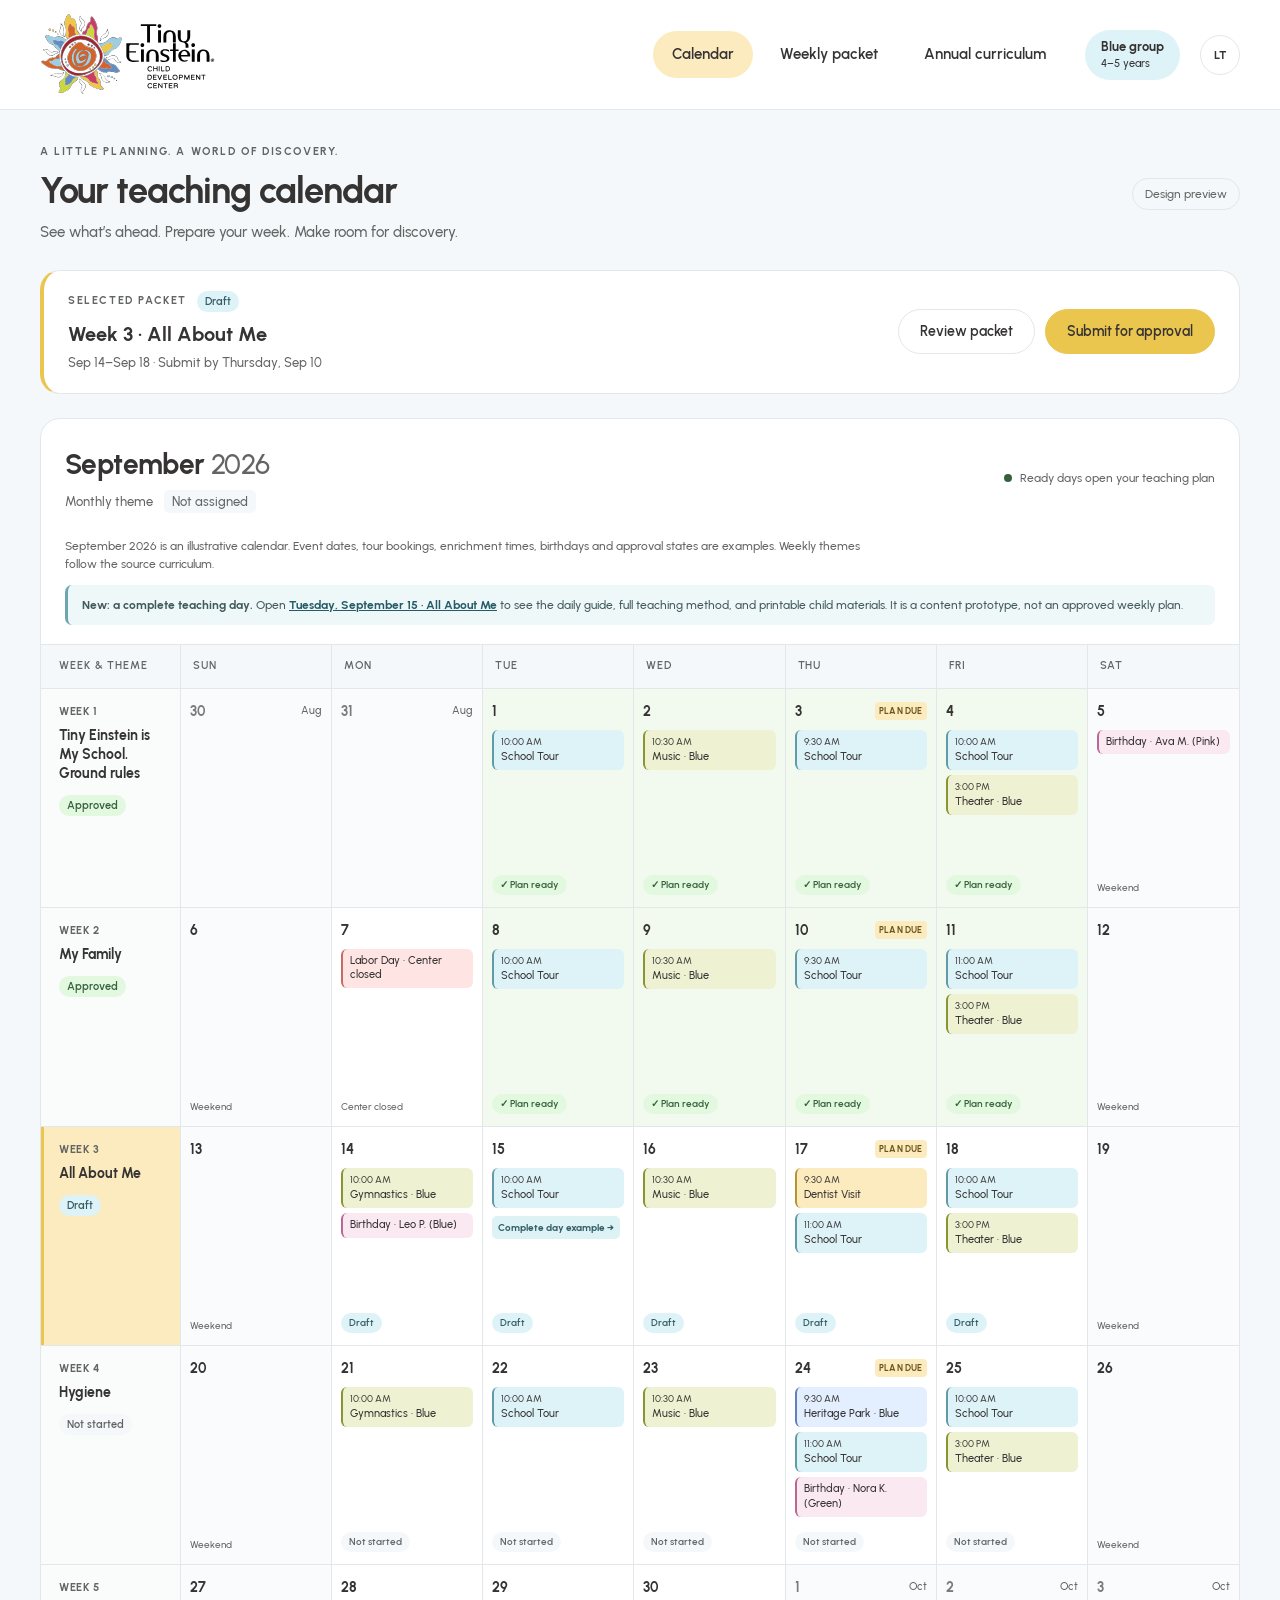
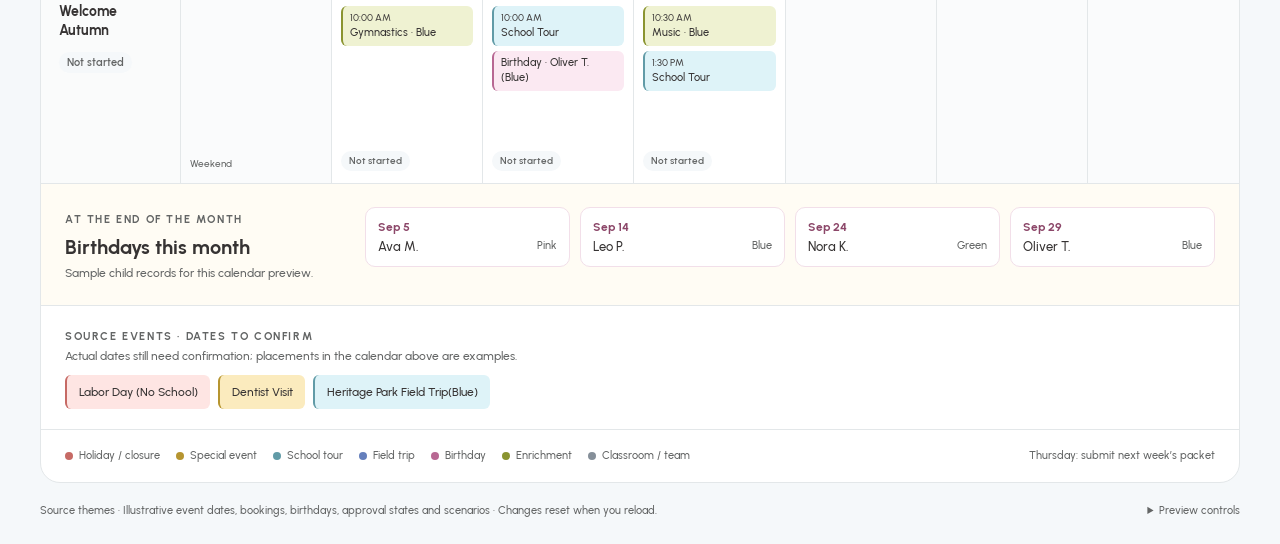
<file: index.html>
<!doctype html>
<html lang="en">
<head>
  <meta charset="utf-8">
  <meta name="viewport" content="width=device-width, initial-scale=1">
  <meta name="theme-color" content="#EBC64F">
  <title>Calendar · Tiny Einstein Teacher Workspace</title>
  <link rel="stylesheet" href="styles.css">
  <script src="curriculum-data.js" defer></script>
  <script src="demo-calendar-data.js" defer></script>
  <script src="app.js" defer></script>
</head>
<body>
  <a class="skip-link" href="#main">Skip to calendar</a>
  <header class="app-header">
    <a class="logo" href="index.html" aria-label="Tiny Einstein Teacher Workspace"><img src="assets/logo.svg" alt="Tiny Einstein Child Development Center" width="176" height="84"></a>
    <div class="workspace-label"><span>CURRICULUM</span><strong>Teacher workspace</strong></div>
    <nav aria-label="Workspace"><button class="nav-item active" id="calendar-nav" aria-current="page">Calendar</button><button class="nav-item" id="packet-nav">Weekly packet</button><button class="nav-item" id="curriculum-nav">Annual curriculum</button></nav>
    <div class="account"><span class="group-pill">Blue group <span>4–5 years</span></span><span class="avatar" aria-label="Lead teacher">LT</span></div>
  </header>
  <main id="main">
    <div class="page-heading"><div><p class="eyebrow">A LITTLE PLANNING. A WORLD OF DISCOVERY.</p><h1 id="page-title">Your teaching calendar</h1><p class="intro">See what’s ahead. Prepare your week. Make room for discovery.</p></div><span class="preview-label">Design preview</span></div>
    <section class="week-workflow" aria-label="Weekly packet approval">
      <div class="workflow-copy"><div class="inline"><span class="small-label">SELECTED PACKET</span><span id="week-status" class="status"></span></div><h2 id="week-title"></h2><p id="week-deadline"></p><p id="admin-note" class="admin-note" hidden></p></div>
      <div class="workflow-controls"><label id="comment-label" hidden>Revision notes<textarea id="comment" placeholder="Describe what the teacher should revise."></textarea></label><div class="actions" id="week-actions"></div><p class="feedback" id="feedback" aria-live="polite"></p></div>
    </section>
    <section id="calendar-view" class="calendar-card" aria-label="Monthly calendar">
      <div class="calendar-heading"><div><h2>September <span>2026</span></h2><p>Monthly theme <span class="unassigned">Not assigned</span></p></div><div class="calendar-hint"><span class="ready-dot"></span>Ready days open your teaching plan</div></div>
      <p class="mapping-note">September 2026 is an illustrative calendar. Event dates, tour bookings, enrichment times, birthdays and approval states are examples. Weekly themes follow the source curriculum.</p>
      <p class="exemplar-callout"><strong>New: a complete teaching day.</strong> Open <a href="exemplar-day.html">Tuesday, September 15 · All About Me</a> to see the daily guide, full teaching method, and printable child materials. It is a content prototype, not an approved weekly plan.</p>
      <div class="calendar-scroll" role="region" aria-label="September calendar, scroll horizontally on smaller screens" tabindex="0">
        <table><caption class="sr-only">September 2026. Sunday through Saturday, with a theme for each week. Example events and plans.</caption><colgroup><col class="week-column"><col span="7"></colgroup><thead><tr><th scope="col">WEEK &amp; THEME</th><th scope="col">SUN</th><th scope="col">MON</th><th scope="col">TUE</th><th scope="col">WED</th><th scope="col">THU</th><th scope="col">FRI</th><th scope="col">SAT</th></tr></thead><tbody id="calendar-rows"></tbody></table>
      </div>
      <section class="birthday-panel" aria-labelledby="birthday-heading"><div><span class="small-label">AT THE END OF THE MONTH</span><h3 id="birthday-heading">Birthdays this month</h3><p>Sample child records for this calendar preview.</p></div><div class="birthday-list" id="birthday-list"></div></section>
      <div class="unscheduled"><span class="small-label">SOURCE EVENTS · DATES TO CONFIRM</span><p>Actual dates still need confirmation; placements in the calendar above are examples.</p><div id="undated-events" class="day-events"></div></div>
      <div class="calendar-footer"><div class="legend" aria-label="Event types"><span><i data-kind="holiday"></i>Holiday / closure</span><span><i data-kind="special"></i>Special event</span><span><i data-kind="tour"></i>School tour</span><span><i data-kind="field-trip"></i>Field trip</span><span><i data-kind="birthday"></i>Birthday</span><span><i data-kind="lesson"></i>Enrichment</span><span><i data-kind="team"></i>Classroom / team</span></div><span>Thursday: submit next week’s packet</span></div>
    </section>
    <section id="curriculum-view" class="content-page" hidden aria-label="Annual curriculum"><div class="annual-heading"><div><p class="eyebrow">SEPTEMBER THROUGH AUGUST</p><h2>One year of discovery</h2><p class="intro">The source curriculum’s weekly themes and events. Dates and monthly theme titles are still to be assigned.</p></div><label>Explore month<select id="curriculum-month"></select></label></div><div class="annual-layout"><div><h3 id="annual-month"></h3><div id="annual-weeks" class="annual-weeks"></div></div><aside class="annual-events"><h3>Events &amp; preparation</h3><p class="sample-note">Source entries · Dates to confirm</p><ul id="annual-events"></ul></aside></div><div class="preparation"><h3>Learning alongside the weekly theme</h3><p class="intro">Math · Phonics &amp; pre-reading · Shapes · Colors · Logic · Science &amp; sensory · Sports · Art · Craft · Music · Languages</p><p class="sample-note">Each age group needs its own learning goals, instructions, and materials. Weekly sequences for Pink, Green, and Blue are not yet assigned.</p></div></section>
    <section id="packet-view" class="content-page" hidden aria-label="Weekly packet overview"><div class="detail-top"><p class="eyebrow">YOUR WEEK, AT A GLANCE</p><h2 id="packet-title"></h2><p class="intro">Open a day to review its teaching blocks, instructions, and preparation.</p></div><div id="packet-days" class="packet-days"></div><div class="preparation"><h3>Before the week begins</h3><ul><li>Check each day’s events and prepare the room.</li><li>Prepare the theme picture cards and choose the reading passages.</li><li>Review lead teacher and co-teacher responsibilities.</li><li>Prepare paper, drawing materials, and small-group supplies.</li></ul><p class="sample-note">This preview contains sample scenarios. Picture cards, book selections, and printable child materials still need to be created.</p></div></section>
    <section id="day-view" class="content-page" hidden aria-label="Daily teaching plan"><button class="text-button" id="back">← Back to calendar</button><div class="detail-top"><div class="inline"><p class="eyebrow" id="day-context"></p><span id="day-status" class="status"></span></div><h2 id="day-title"></h2><p class="intro" id="day-theme"></p></div><div id="day-events" class="day-events"></div><div id="day-blocks"></div></section>
    <footer class="preview-footer"><p>Source themes · Illustrative event dates, bookings, birthdays, approval states and scenarios · Changes reset when you reload.</p><details class="preview-controls"><summary>Preview controls</summary><label>View as <select id="role"><option value="teacher">Teacher</option><option value="admin">Administrator</option></select></label><p>Approval actions are simulated locally. Nothing is sent to an administrator.</p></details></footer>
  </main>
</body>
</html>
</file>
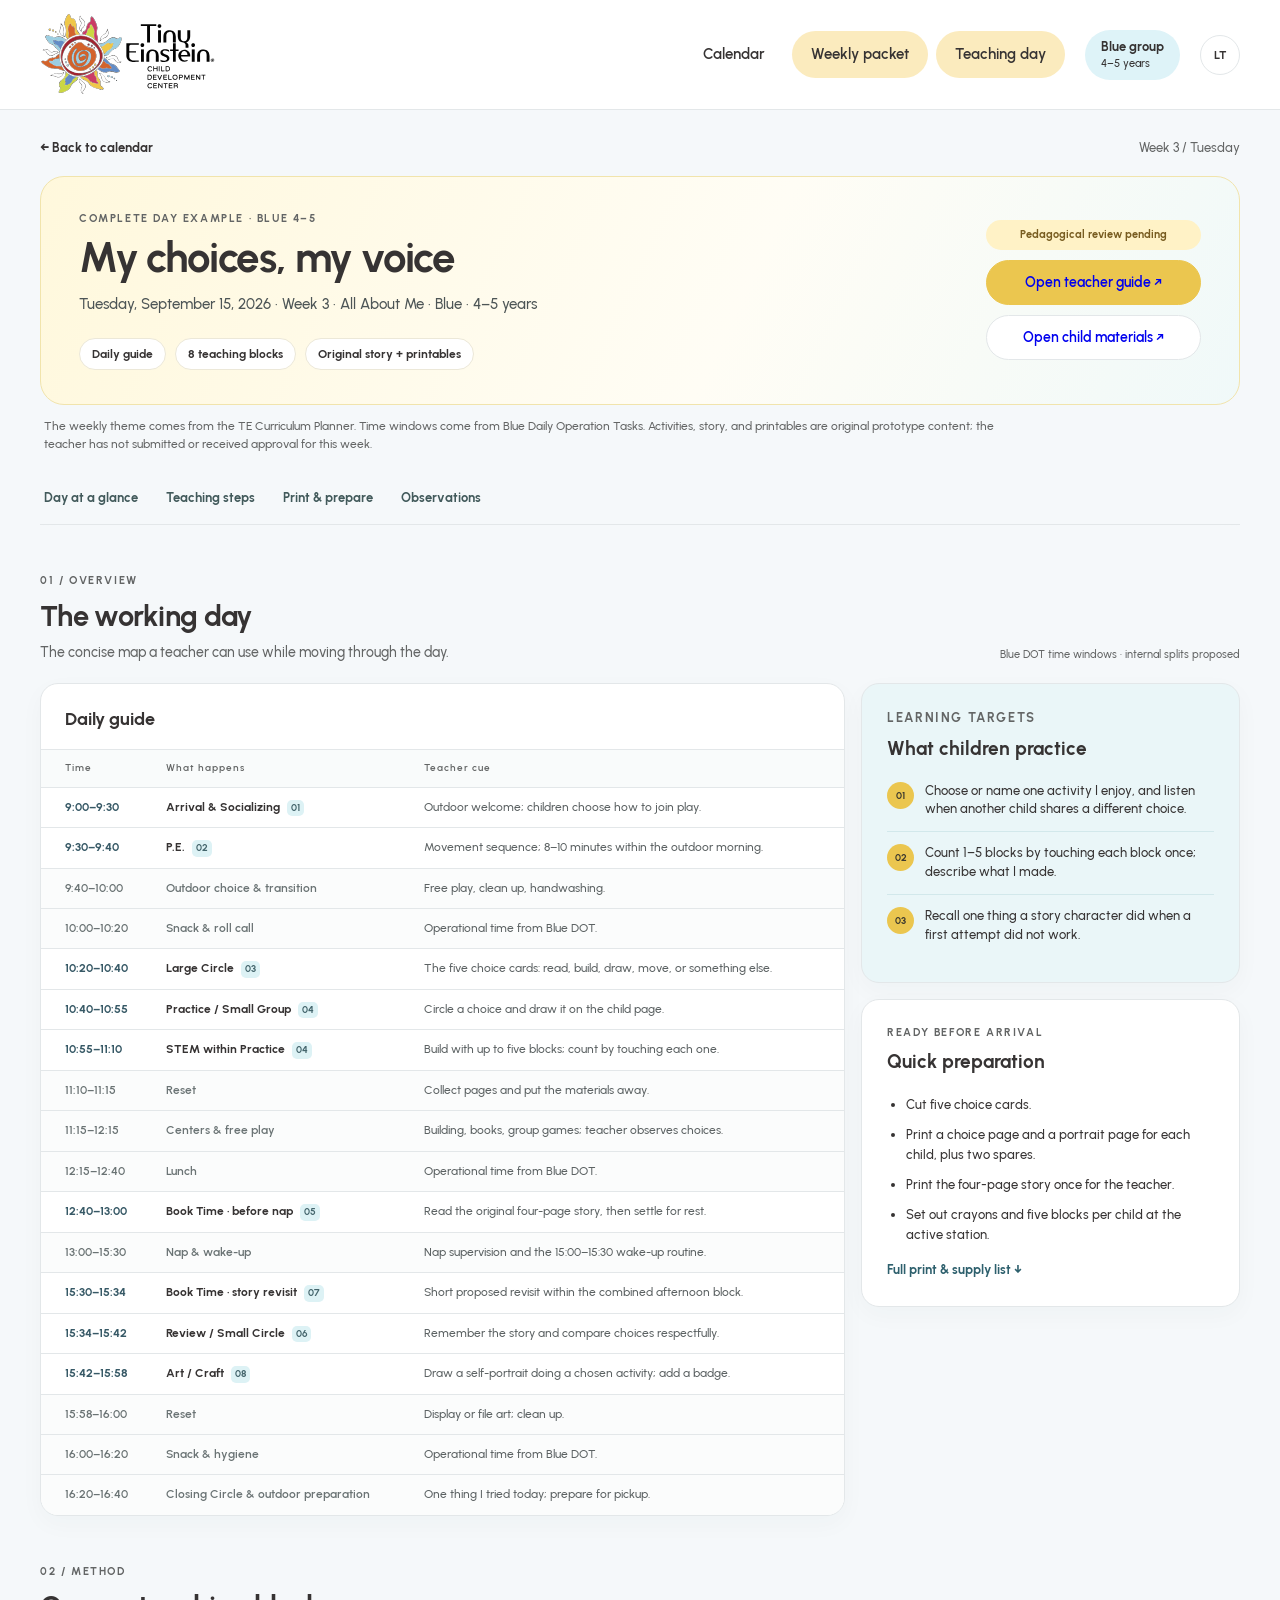
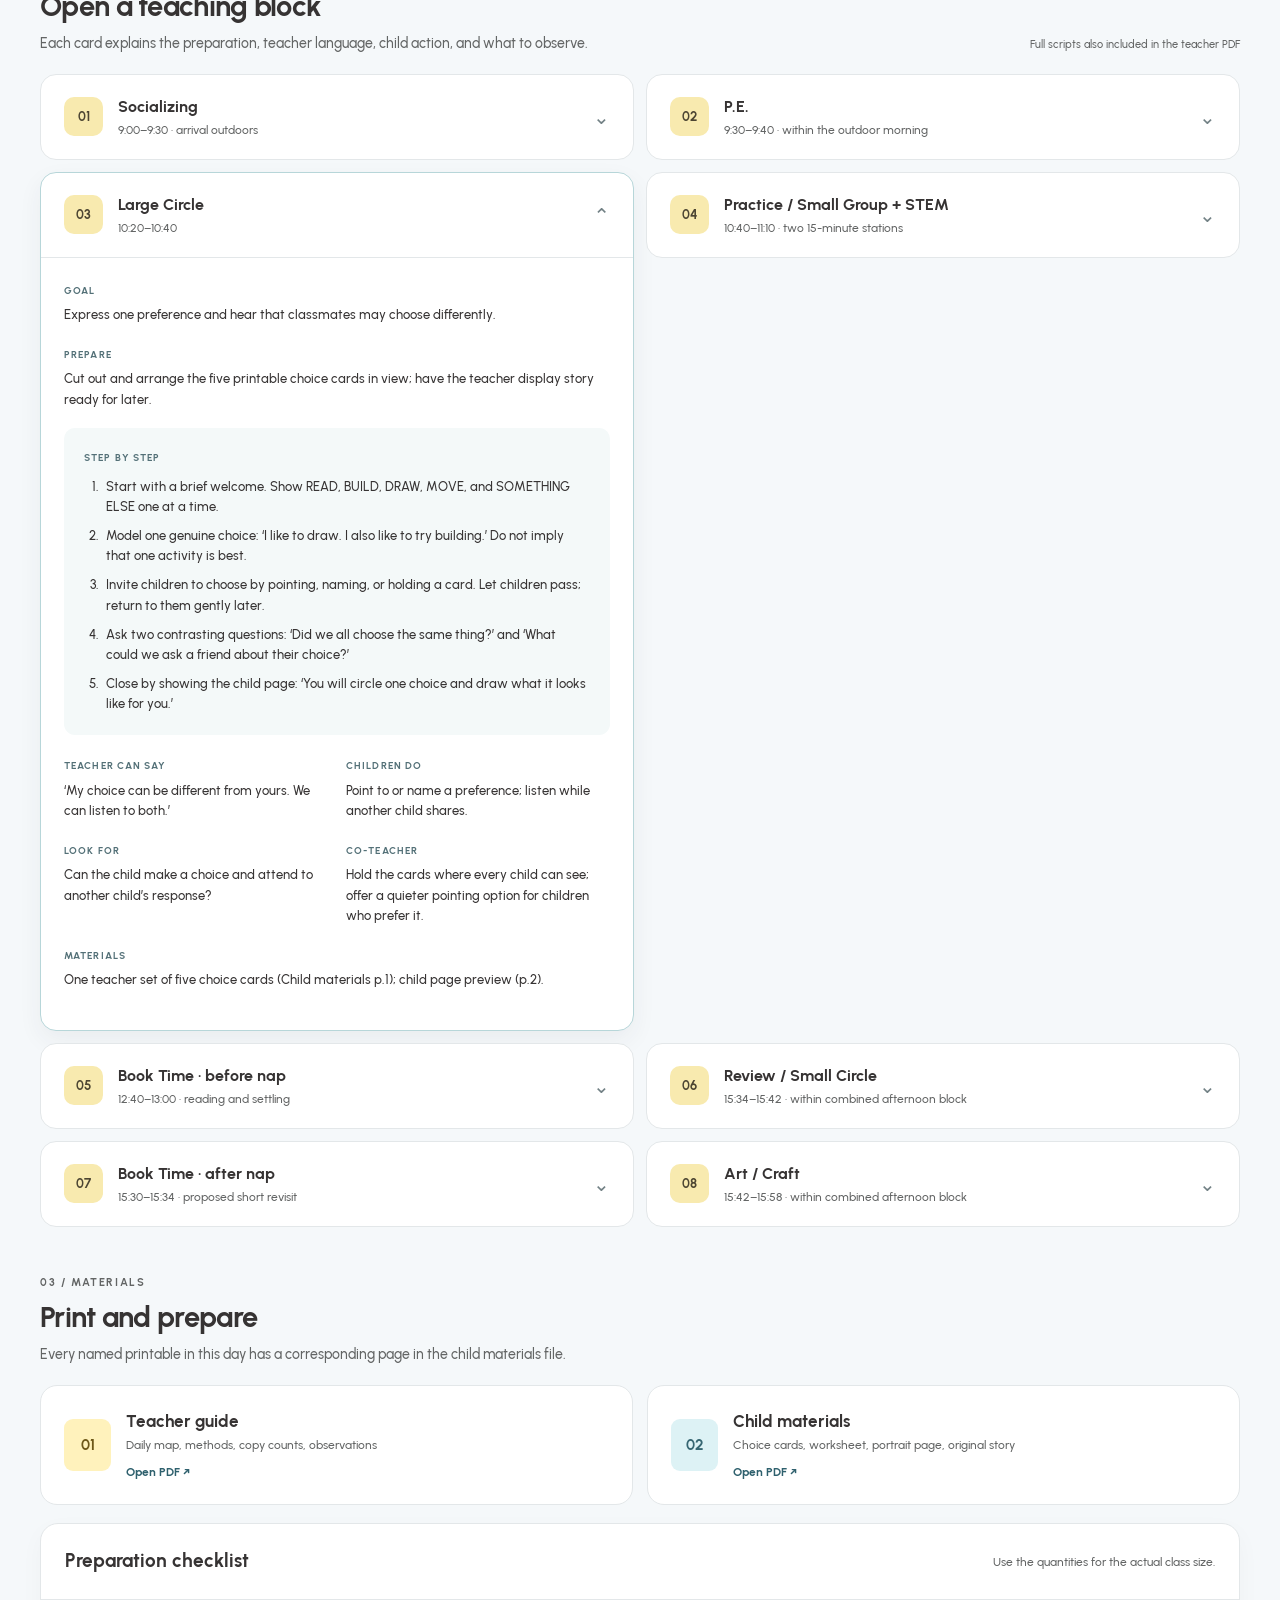
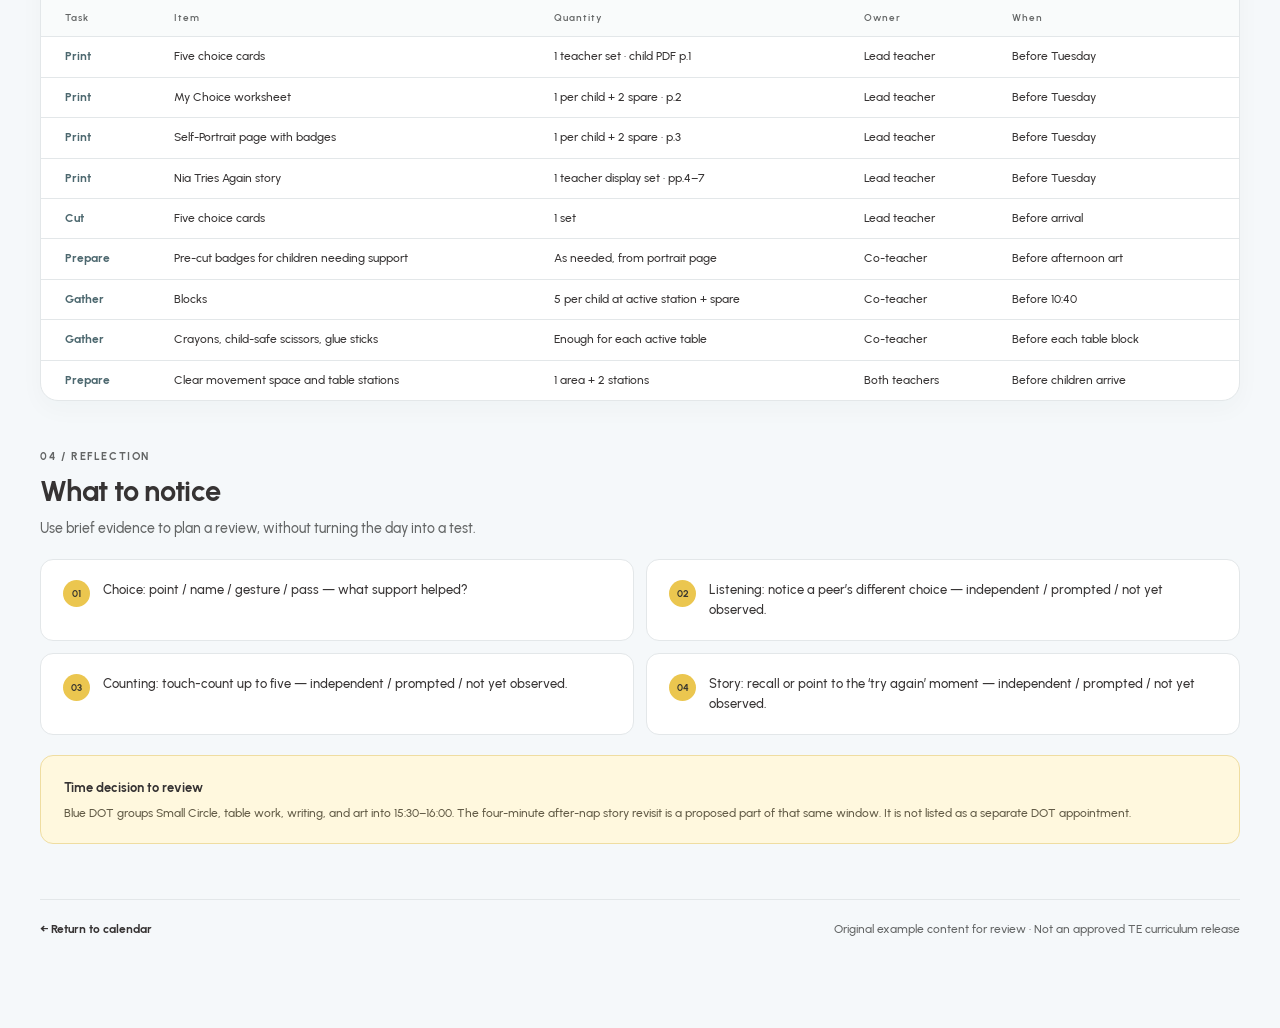
<file: exemplar-day.html>
<!doctype html>
<html lang="en">
<head>
  <meta charset="utf-8">
  <meta name="viewport" content="width=device-width, initial-scale=1">
  <meta name="theme-color" content="#EBC64F">
  <title>Teaching day · Blue · Tiny Einstein</title>
  <link rel="stylesheet" href="styles.css">
  <link rel="stylesheet" href="exemplar-day.css">
  <script src="exemplar-data.js" defer></script>
  <script src="exemplar-day.js" defer></script>
</head>
<body>
  <a class="skip-link" href="#day-main">Skip to teaching day</a>
  <header class="app-header">
    <a class="logo" href="index.html" aria-label="Back to Tiny Einstein calendar"><img src="assets/logo.svg" alt="Tiny Einstein Child Development Center" width="176" height="84"></a>
    <div class="workspace-label"><span>CURRICULUM</span><strong>Teacher workspace</strong></div>
    <nav aria-label="Workspace"><a class="nav-item" href="index.html">Calendar</a><a class="nav-item active" href="index.html">Weekly packet</a><span class="nav-item nav-current" aria-current="page">Teaching day</span></nav>
    <div class="account"><span class="group-pill">Blue group <span>4–5 years</span></span><span class="avatar" aria-label="Lead teacher">LT</span></div>
  </header>
  <main id="day-main" class="exemplar-shell">
    <div class="day-breadcrumb"><a href="index.html">← Back to calendar</a><span>Week 3 / Tuesday</span></div>
    <section class="day-hero" aria-labelledby="day-title">
      <div>
        <p class="eyebrow">COMPLETE DAY EXAMPLE · BLUE 4–5</p>
        <h1 id="day-title">My choices, my voice</h1>
        <p class="day-subtitle" id="day-subtitle"></p>
        <div class="day-hero-tags"><span>Daily guide</span><span>8 teaching blocks</span><span>Original story + printables</span></div>
      </div>
      <div class="hero-actions"><span class="status-tag">Pedagogical review pending</span><a class="button primary" href="print/teacher-guide.pdf" target="_blank" rel="noopener">Open teacher guide ↗</a><a class="button" href="print/child-materials.pdf" target="_blank" rel="noopener">Open child materials ↗</a></div>
    </section>
    <p class="source-note" id="source-note"></p>
    <nav class="day-sections" aria-label="Teaching day sections"><a href="#overview">Day at a glance</a><a href="#method">Teaching steps</a><a href="#resources">Print & prepare</a><a href="#observe">Observations</a></nav>
    <section id="overview" class="exemplar-section">
      <div class="section-heading"><div><p class="eyebrow">01 / OVERVIEW</p><h2>The working day</h2><p>The concise map a teacher can use while moving through the day.</p></div><span class="section-note">Blue DOT time windows · internal splits proposed</span></div>
      <div class="overview-layout">
        <div class="day-panel schedule-panel"><h3>Daily guide</h3><div class="schedule-table-wrap"><table class="schedule-table"><thead><tr><th>Time</th><th>What happens</th><th>Teacher cue</th></tr></thead><tbody id="schedule-rows"></tbody></table></div></div>
        <aside class="overview-side"><div class="day-panel goals-panel"><p class="eyebrow">LEARNING TARGETS</p><h3>What children practice</h3><ol id="day-goals"></ol></div><div class="day-panel quick-panel"><p class="eyebrow">READY BEFORE ARRIVAL</p><h3>Quick preparation</h3><ul><li>Cut five choice cards.</li><li>Print a choice page and a portrait page for each child, plus two spares.</li><li>Print the four-page story once for the teacher.</li><li>Set out crayons and five blocks per child at the active station.</li></ul><a href="#resources">Full print & supply list ↓</a></div></aside>
      </div>
    </section>
    <section id="method" class="exemplar-section">
      <div class="section-heading"><div><p class="eyebrow">02 / METHOD</p><h2>Open a teaching block</h2><p>Each card explains the preparation, teacher language, child action, and what to observe.</p></div><span class="section-note">Full scripts also included in the teacher PDF</span></div>
      <div class="method-grid" id="method-cards"></div>
    </section>
    <section id="resources" class="exemplar-section">
      <div class="section-heading"><div><p class="eyebrow">03 / MATERIALS</p><h2>Print and prepare</h2><p>Every named printable in this day has a corresponding page in the child materials file.</p></div></div>
      <div class="resource-grid"><a class="resource-card" href="print/teacher-guide.pdf" target="_blank" rel="noopener"><span class="resource-icon">01</span><strong>Teacher guide</strong><span>Daily map, methods, copy counts, observations</span><b>Open PDF ↗</b></a><a class="resource-card" href="print/child-materials.pdf" target="_blank" rel="noopener"><span class="resource-icon child">02</span><strong>Child materials</strong><span>Choice cards, worksheet, portrait page, original story</span><b>Open PDF ↗</b></a></div>
      <div class="day-panel prep-panel"><div class="prep-heading"><h3>Preparation checklist</h3><p>Use the quantities for the actual class size.</p></div><div class="prep-table-wrap"><table class="prep-table"><thead><tr><th>Task</th><th>Item</th><th>Quantity</th><th>Owner</th><th>When</th></tr></thead><tbody id="prep-rows"></tbody></table></div></div>
    </section>
    <section id="observe" class="exemplar-section">
      <div class="section-heading"><div><p class="eyebrow">04 / REFLECTION</p><h2>What to notice</h2><p>Use brief evidence to plan a review, without turning the day into a test.</p></div></div><div class="observation-grid" id="observation-prompts"></div>
      <div class="day-warning"><strong>Time decision to review</strong><p>Blue DOT groups Small Circle, table work, writing, and art into 15:30–16:00. The four-minute after-nap story revisit is a proposed part of that same window. It is not listed as a separate DOT appointment.</p></div>
    </section>
    <footer class="exemplar-footer"><a href="index.html">← Return to calendar</a><span>Original example content for review · Not an approved TE curriculum release</span></footer>
  </main>
</body>
</html>
</file>
<file: styles.css>
@font-face{font-family:Urbanist;src:url('assets/Urbanist-Medium.woff2') format('woff2');font-style:normal;font-weight:500;font-display:swap}
@font-face{font-family:Urbanist;src:url('assets/Urbanist-SemiBold.woff2') format('woff2');font-style:normal;font-weight:600;font-display:swap}
@font-face{font-family:Urbanist;src:url('assets/Urbanist-Bold.woff2') format('woff2');font-style:normal;font-weight:700;font-display:swap}
:root{color-scheme:light;--yellow:#EBC64F;--lime:#CAD547;--sky:#9BCBD6;--ink:#363333;--muted:#636565;--surface:#F5F8FA;--white:#FFF;--pink:#FEE5E3;--green:#E2F9DF;--blue:#DEF3F8;--line:#E3E7E9;--ready:#36613C;--warm:#FBEBBE;--focus:#3B6771;--radius:20px}
*{box-sizing:border-box}body{margin:0;background:var(--surface);color:var(--ink);font:500 15px/1.5 Urbanist,Arial,sans-serif}button,input,textarea,select{font:inherit;color:inherit}button{cursor:pointer}button:disabled{cursor:default}button,a,summary,select,textarea{touch-action:manipulation}button:focus-visible,a:focus-visible,summary:focus-visible,select:focus-visible,textarea:focus-visible,.calendar-scroll:focus-visible{outline:3px solid var(--focus);outline-offset:3px}[hidden]{display:none!important}p,h1,h2,h3{margin:0}button{transition:background .2s ease,border-color .2s ease}button:hover{border-color:var(--sky)}.sr-only{position:absolute;width:1px;height:1px;padding:0;margin:-1px;overflow:hidden;clip:rect(0,0,0,0);white-space:nowrap;border:0}.skip-link{position:absolute;left:16px;top:-70px;background:var(--white);padding:12px;z-index:5;color:var(--ink)}.skip-link:focus{top:12px}
.app-header{display:flex;align-items:center;gap:28px;min-height:110px;padding:12px 40px;background:var(--white);border-bottom:1px solid var(--line)}.logo{display:block;flex-shrink:0}.logo img{display:block;width:176px;height:auto}.workspace-label{border-left:1px solid var(--line);padding-left:26px;display:grid;gap:3px}.workspace-label span,.eyebrow,.small-label{font-size:11px;letter-spacing:1.6px;font-weight:700;color:var(--muted)}.workspace-label strong{font-size:15px;font-weight:600}.app-header nav{display:flex;gap:8px;margin-left:auto}.nav-item{padding:12px 19px;border:0;border-radius:999px;background:transparent;white-space:nowrap;font-weight:600}.nav-item.active{background:var(--warm)}.nav-item:hover{background:var(--surface)}.account{display:flex;align-items:center;gap:20px}.group-pill{padding:7px 16px;border-radius:999px;background:var(--blue);font-weight:700;white-space:nowrap;font-size:13px}.group-pill span{display:block;font-size:11px;font-weight:500}.avatar{display:grid;place-items:center;width:40px;height:40px;border:1px solid var(--line);border-radius:50%;font-size:12px;font-weight:700;flex-shrink:0}
main{max-width:1536px;margin:auto;padding:34px 40px 24px}.page-heading{display:flex;align-items:center;justify-content:space-between;gap:20px;margin-bottom:26px}.page-heading h1{font-size:36px;line-height:1.2;letter-spacing:-1px;font-weight:700;margin:8px 0}.intro{font-size:15px;color:var(--muted);line-height:1.6}.preview-label{font-size:12px;border:1px solid var(--line);padding:6px 12px;border-radius:999px;white-space:nowrap;color:var(--muted)}
.week-workflow{display:flex;align-items:center;justify-content:space-between;gap:24px;padding:20px 24px;margin-bottom:24px;background:var(--white);border:1px solid var(--line);border-left:4px solid var(--yellow);border-radius:var(--radius)}.inline{display:flex;align-items:center;flex-wrap:wrap;gap:10px}.workflow-copy h2{font-size:20px;margin:7px 0 4px;font-weight:700}.workflow-copy>p{font-size:13px;color:var(--muted)}.workflow-controls{max-width:420px}.actions{display:flex;gap:10px;flex-wrap:wrap;align-items:center}.button{border:1px solid var(--line);background:var(--white);border-radius:999px;padding:11px 21px;min-height:44px;font-size:14px;font-weight:600}.button.primary{background:var(--yellow);border-color:var(--yellow)}.button.primary:hover{background:var(--warm);border-color:var(--yellow)}.feedback{font-size:12px;color:var(--muted);margin-top:6px}.feedback:empty{display:none}.workflow-controls label{font-size:13px}textarea{display:block;width:100%;min-height:75px;resize:vertical;border:1px solid var(--line);background:var(--white);border-radius:10px;padding:10px;margin:6px 0 12px;font-size:16px}.workflow-copy .admin-note{color:#813B38;margin-top:8px}.action-hint{font-size:13px;color:var(--muted);max-width:290px}
.calendar-card{background:var(--white);border:1px solid var(--line);border-radius:var(--radius);overflow:hidden}.calendar-heading{display:flex;align-items:center;justify-content:space-between;gap:20px;padding:24px}.calendar-heading h2{font-size:28px;font-weight:700;letter-spacing:-.6px}.calendar-heading h2 span{color:var(--muted);font-weight:500}.calendar-heading p{font-size:13px;color:var(--muted);margin-top:5px}.unassigned{display:inline-block;margin-left:8px;padding:2px 8px;border-radius:5px;background:var(--surface)}.calendar-hint{display:flex;align-items:center;gap:8px;color:var(--muted);font-size:12px}.ready-dot{width:8px;height:8px;background:var(--ready);border-radius:50%}.calendar-scroll{overflow-x:auto}table{width:100%;min-width:980px;table-layout:fixed;border-collapse:separate;border-spacing:0}.week-column{width:140px}th,td{vertical-align:top;padding:0;border-top:1px solid var(--line);border-right:1px solid var(--line)}tr>:last-child{border-right:0}thead th{background:var(--surface);padding:13px 12px;text-align:left;color:var(--muted);font-weight:600;font-size:11px;letter-spacing:.9px}thead th:first-child{padding-left:18px}.week-cell{background:#FAFBFB;text-align:left;font-weight:500}.week-pick{display:flex;flex-direction:column;align-items:flex-start;width:100%;height:100%;min-height:146px;background:transparent;border:0;text-align:left;padding:15px 14px 14px 18px;gap:7px}.week-pick[aria-pressed="true"]{background:var(--warm);box-shadow:inset 3px 0 var(--yellow)}.week-number{font-size:11px;color:var(--muted);font-weight:700;letter-spacing:.5px}.week-theme{font-weight:700;font-size:14px;line-height:1.35}.week-pick .status{margin-top:4px}.day-cell{background:var(--white)}.day-cell.weekend,.day-cell.outside{background:#FAFBFC}.day{display:flex;align-items:stretch;flex-direction:column;gap:8px;padding:12px 9px;min-height:146px;width:100%;height:100%;background:transparent;border:0;text-align:left}.day:not(:disabled):hover{box-shadow:inset 0 0 0 2px var(--sky)}.day[data-state="approved"]{background:#F2FAF0}.day-date{display:flex;align-items:center;justify-content:space-between;gap:4px;font-size:14px;font-weight:700}.other-month{font-size:11px;color:var(--muted);font-weight:500}.outside .day{color:#797C7D}.due-label{color:#6B551B;background:var(--warm);padding:2px 4px;border-radius:4px;font-size:9px;font-weight:700;letter-spacing:.2px}.events{display:grid;gap:5px}.event{display:block;border-radius:6px;padding:5px 7px;font-size:11px;line-height:1.35;overflow-wrap:anywhere;color:var(--ink);background:var(--surface);border-left:2px solid transparent}.event time{display:block;font-size:10px;color:inherit;opacity:.9;margin-bottom:2px}.event[data-kind="holiday"]{background:var(--pink);border-color:#C66A65}.event[data-kind="special"]{background:var(--warm);border-color:#B69530}.event[data-kind="tour"]{background:var(--blue);border-color:#619BA7}.event[data-kind="lesson"]{background:#EFF2D2;border-color:#8A9430}.event[data-kind="team"]{background:#EDF0F3;border-color:#858F99}.status{font-size:11px;padding:3px 8px;border-radius:999px;line-height:1.4;display:inline-block;color:var(--muted);background:var(--surface);font-weight:600}.status[data-state="approved"]{background:var(--green);color:var(--ready)}.status[data-state="draft"]{background:var(--blue);color:#365C66}.status[data-state="pending"]{background:var(--warm);color:#6B551B}.status[data-state="returned"]{background:var(--pink);color:#813B38}.day>.status{margin-top:auto;align-self:flex-start;font-size:10px}.closed-label{font-size:10px;color:var(--muted);margin-top:auto}.calendar-footer{display:flex;justify-content:space-between;gap:16px;flex-wrap:wrap;padding:18px 24px;border-top:1px solid var(--line);font-size:11px;color:var(--muted)}.legend{display:flex;gap:16px;flex-wrap:wrap}.legend span{display:flex;align-items:center;gap:6px}.legend i{display:inline-block;width:8px;height:8px;border-radius:50%;background:#858F99}.legend i[data-kind="holiday"]{background:#C66A65}.legend i[data-kind="special"]{background:#B69530}.legend i[data-kind="tour"]{background:#619BA7}.legend i[data-kind="lesson"]{background:#8A9430}
.content-page{background:var(--white);border:1px solid var(--line);border-radius:var(--radius);padding:28px}.text-button{border:0;background:transparent;padding:8px 0;font-size:14px;color:var(--muted);text-decoration:underline;text-underline-offset:4px}.detail-top{margin:18px 0 24px}.detail-top h2{font-size:30px;line-height:1.25;margin:10px 0}.day-events{display:flex;flex-wrap:wrap;gap:8px;margin-bottom:20px}.day-events .event{min-width:150px;padding:9px 12px;font-size:13px}.block{border:1px solid var(--line);border-radius:12px;margin-bottom:12px;overflow:hidden}.block summary{cursor:pointer;padding:17px 20px;font-weight:700;background:#FAFBFC}.block summary span{margin-left:12px;font-size:12px;font-weight:500;color:var(--muted)}.block-content{padding:20px;max-width:960px;line-height:1.7}.block-content h3{font-size:11px;color:var(--muted);letter-spacing:1px;margin:18px 0 6px}.block-content h3:first-child{margin-top:0}.block-content ol{padding-left:22px}.block-content li{padding-left:6px;margin:9px 0}.material-box{background:var(--blue);border-radius:10px;padding:14px;margin-top:16px}.material-box h3{color:var(--ink)}.packet-days{display:grid;grid-template-columns:repeat(5,minmax(0,1fr));gap:12px}.packet-day{background:var(--surface);border:1px solid var(--line);border-radius:12px;padding:18px;text-align:left;display:grid;gap:10px}.packet-day strong{font-size:18px}.packet-day .status{justify-self:start}.packet-day.closed{color:var(--muted)}.preparation{margin-top:30px;border-top:1px solid var(--line);padding-top:24px}.preparation h3{font-size:20px}.preparation li{margin:8px 0}.sample-note{color:var(--muted);font-size:13px}.preview-footer{display:flex;justify-content:space-between;gap:20px;flex-wrap:wrap;color:var(--muted);font-size:11px;margin-top:20px}.preview-controls{max-width:340px}.preview-controls summary{cursor:pointer;text-align:right}.preview-controls label{display:block;margin:12px 0}.preview-controls select{padding:7px;border:1px solid var(--line);border-radius:7px;background:var(--white);font-size:16px;margin-left:8px}
@media(min-width:1500px){.day,.week-pick{min-height:156px}.event{font-size:12px}.due-label{font-size:10px}}
@media(max-width:1100px){.app-header{padding:12px 24px;gap:20px}.workspace-label{display:none}main{padding:28px 24px}.account{gap:12px}.page-heading h1{font-size:32px}}
@media(max-width:760px){.app-header{flex-wrap:wrap;gap:12px;padding:12px 18px}.logo img{width:145px}.account{margin-left:auto}.avatar{display:none}.app-header nav{order:3;margin-left:0;width:100%;border-top:1px solid var(--line);padding-top:10px}.nav-item{padding:10px 18px}main{padding:24px 14px}.eyebrow{font-size:10px;letter-spacing:1px}.page-heading{align-items:flex-start}.page-heading h1{font-size:28px}.preview-label{display:none}.intro{font-size:14px}.week-workflow{align-items:stretch;flex-direction:column;gap:16px;padding:18px}.workflow-controls{max-width:none}.calendar-heading{padding:20px;align-items:flex-start}.calendar-heading h2{font-size:25px}.calendar-hint{display:none}.calendar-footer{padding:16px}.content-page{padding:18px}.detail-top h2{font-size:25px}.packet-days{grid-template-columns:1fr}.packet-day{grid-template-columns:1fr auto;align-items:center}.packet-day>span:last-child{grid-column:1/-1}.preview-footer{display:block}.preview-controls{margin-top:12px}.preview-controls summary{text-align:left}.block summary{padding:15px}.block summary span{display:block;margin:5px 0 0}.block-content{padding:16px}}
@media(prefers-reduced-motion:reduce){*{transition:none!important;scroll-behavior:auto!important}}
.mapping-note{padding:0 24px 12px;color:var(--muted);font-size:12px;max-width:850px}.unscheduled{padding:0 24px 20px}.unscheduled .day-events{margin:8px 0 0}.unscheduled .event{font-size:12px;min-width:0}.annual-heading{display:flex;justify-content:space-between;gap:24px;align-items:flex-start}.annual-heading h2{font-size:28px;margin:10px 0}.annual-heading label{font-size:12px;color:var(--muted);min-width:170px}.annual-heading select{display:block;width:100%;padding:10px;border:1px solid var(--line);border-radius:10px;background:var(--white);font-size:16px;margin-top:6px}.annual-layout{display:grid;grid-template-columns:1.3fr 1fr;gap:40px;margin-top:32px}.annual-layout h3{font-size:20px;margin-bottom:15px}.annual-week{display:grid;grid-template-columns:65px 1fr;align-items:start;gap:15px;padding:19px 0;border-bottom:1px solid var(--line)}.annual-week strong{font-size:17px}.annual-events{background:var(--surface);padding:24px;border-radius:14px}.annual-events li{margin:12px 0}.annual-events ul{padding-left:20px}.source-group{display:inline-block;margin-left:8px;background:var(--blue);border-radius:5px;padding:2px 6px;font-size:11px}
@media(max-width:1280px){.workspace-label{display:none}.app-header{gap:20px}.app-header nav{margin-left:auto}}
@media(max-width:760px){.annual-heading{flex-direction:column}.annual-heading label{width:100%}.annual-layout{grid-template-columns:1fr;gap:24px}.app-header nav{overflow-x:auto;gap:0}.nav-item{padding:10px 14px;font-size:13px}.group-pill{padding:7px 11px}}

/* Denser, still scannable illustration of a populated month. */
.day,.week-pick{min-height:218px}
.event[data-kind="field-trip"]{background:#E3EEFF;border-color:#657FBC}
.event[data-kind="birthday"]{background:#FBE9F2;border-color:#B86893}
.legend i[data-kind="field-trip"]{background:#657FBC}
.legend i[data-kind="birthday"]{background:#B86893}
.birthday-panel{display:flex;align-items:flex-start;justify-content:space-between;gap:24px;padding:23px 24px;border-top:1px solid var(--line);background:#FFFCF4}
.birthday-panel h3{font-size:20px;line-height:1.25;margin:6px 0 4px}
.birthday-panel p,.unscheduled p{font-size:12px;color:var(--muted)}
.birthday-list{display:grid;grid-template-columns:repeat(4,minmax(140px,1fr));gap:10px;flex:1;max-width:850px}
.birthday-item{display:grid;grid-template-columns:1fr auto;gap:1px 8px;align-items:center;padding:10px 12px;background:var(--white);border:1px solid #F2DFE9;border-radius:10px;font-size:13px}
.birthday-item strong{grid-column:1/-1;font-size:12px;color:#8C4769}
.birthday-item small{color:var(--muted);font-size:11px}
.unscheduled{padding:18px 24px 20px;border-top:1px solid var(--line)}
.unscheduled .day-events{margin:10px 0 0}
@media(max-width:1100px){.birthday-panel{display:block}.birthday-list{margin-top:15px;max-width:none;grid-template-columns:repeat(2,minmax(140px,1fr))}}
@media(max-width:560px){.birthday-list{grid-template-columns:1fr 1fr}.birthday-item{display:block}.birthday-item strong,.birthday-item span,.birthday-item small{display:block}}
.exemplar-callout{margin:0 24px 19px;padding:11px 14px;background:#EEF8F8;border-left:3px solid #6CA7B1;border-radius:7px;color:#42595D;font-size:12px;line-height:1.5}
.exemplar-callout strong{font-weight:700}.exemplar-callout a{color:#255B66;font-weight:700}.exemplar-marker{align-self:flex-start;border-radius:5px;background:#DDF2F5;color:#315C66;font-size:10px;font-weight:700;padding:4px 6px}
</file>
<file: exemplar-day.css>
.nav-item{display:inline-flex;align-items:center;text-decoration:none;color:var(--ink)}.nav-current{background:var(--warm)}
.exemplar-shell{max-width:1440px;padding-top:28px;padding-bottom:70px}.day-breadcrumb{display:flex;justify-content:space-between;align-items:center;margin:0 0 18px;color:var(--muted);font-size:13px}.day-breadcrumb a,.exemplar-footer a{color:var(--ink);font-weight:700;text-decoration:none}.day-breadcrumb a:hover,.exemplar-footer a:hover{text-decoration:underline}
.day-hero{display:flex;justify-content:space-between;align-items:center;gap:35px;background:linear-gradient(115deg,#FFF8DC 0%,#FFFDF5 58%,#F0F9F9 100%);border:1px solid #F1E4AC;border-radius:24px;padding:34px 38px}.day-hero h1{font-size:42px;line-height:1.1;letter-spacing:-1.2px;margin:8px 0 12px}.day-subtitle{font-size:15px;color:#4D5556}.day-hero-tags{display:flex;gap:9px;flex-wrap:wrap;margin-top:22px}.day-hero-tags span{background:#fff;border:1px solid #ECE8D8;border-radius:99px;padding:6px 12px;font-size:12px;font-weight:700}.hero-actions{display:grid;gap:10px;justify-items:stretch;min-width:215px}.hero-actions .button{text-align:center;text-decoration:none;white-space:nowrap}.status-tag{display:block;text-align:center;color:#785C20;background:#FFF2C6;border-radius:99px;padding:7px 12px;font-size:11px;font-weight:700}.source-note{font-size:12px;color:var(--muted);padding:12px 4px 0;max-width:980px}.day-sections{position:sticky;top:0;z-index:4;display:flex;gap:28px;overflow:auto;background:rgba(245,248,250,.96);backdrop-filter:blur(8px);border-bottom:1px solid var(--line);padding:17px 4px;margin:18px 0 30px}.day-sections a{white-space:nowrap;font-weight:700;font-size:13px;color:#425A5B;text-decoration:none}.day-sections a:hover{text-decoration:underline;text-decoration-color:var(--yellow);text-decoration-thickness:3px;text-underline-offset:7px}.exemplar-section{scroll-margin-top:80px;margin-top:48px}.section-heading{display:flex;align-items:end;justify-content:space-between;gap:24px;margin-bottom:20px}.section-heading h2{font-size:29px;letter-spacing:-.7px;margin:4px 0 5px}.section-heading p:not(.eyebrow){color:var(--muted);font-size:14px}.section-note{font-size:11px;color:var(--muted);text-align:right}.overview-layout{display:grid;grid-template-columns:minmax(0,1.7fr) minmax(300px,.8fr);gap:16px}.day-panel{background:#fff;border:1px solid var(--line);border-radius:18px;box-shadow:0 8px 25px rgba(45,58,60,.03)}.schedule-panel{overflow:hidden}.schedule-panel h3{font-size:18px;padding:22px 24px 16px}.schedule-table-wrap,.prep-table-wrap{overflow-x:auto}.schedule-table,.prep-table{border-collapse:collapse;border-spacing:0;width:100%;min-width:0;table-layout:auto}.schedule-table th,.schedule-table td,.prep-table th,.prep-table td{border:0;border-top:1px solid var(--line);padding:11px 13px;text-align:left;font-size:12px;line-height:1.45}.schedule-table th,.prep-table th{font-size:10px;letter-spacing:1px;color:var(--muted);background:#F9FBFB;white-space:nowrap}.schedule-table td:first-child,.schedule-table th:first-child{padding-left:24px;white-space:nowrap;width:112px}.schedule-table td:last-child,.schedule-table th:last-child{padding-right:24px}.schedule-table td:nth-child(2){min-width:180px}.schedule-table strong{font-size:12px}.schedule-time{font-weight:700;color:#375966}.schedule-detail{color:#5C6263}.context-row{background:#FBFCFC}.context-row strong,.context-row .schedule-time{color:#6A7374;font-weight:600}.block-num{display:inline-block;margin-left:7px;color:#44656C;background:#DDF2F5;border-radius:5px;padding:1px 4px;font-size:10px;font-weight:700}.overview-side{display:grid;gap:16px;align-content:start}.goals-panel,.quick-panel{padding:25px}.overview-side h3{font-size:19px;margin:7px 0 18px}.goals-panel{background:#EAF6F8}.goals-panel ol{padding:0;margin:0;list-style:none}.goals-panel li{display:flex;gap:11px;border-top:1px solid #D2E8EB;padding:12px 0}.goals-panel li:first-child{border-top:0;padding-top:0}.goals-panel p{font-size:13px;line-height:1.45}.goal-number{display:inline-grid;place-items:center;flex:0 0 27px;height:27px;border-radius:50%;background:#EBC64F;color:#3D3A2F;font-size:10px;font-weight:700}.quick-panel ul{padding-left:19px;font-size:13px;line-height:1.55}.quick-panel li{margin:10px 0}.quick-panel a{font-size:13px;font-weight:700;color:#2E606D;text-decoration:none}
.method-grid{display:grid;grid-template-columns:repeat(2,minmax(0,1fr));gap:12px}.method-card{align-self:start;background:#fff;border:1px solid var(--line);border-radius:16px;overflow:hidden}.method-card[open]{border-color:#B7D6D9;box-shadow:0 9px 24px rgba(45,58,60,.06)}.method-card summary{cursor:pointer;display:flex;align-items:center;gap:15px;padding:20px 23px;list-style:none}.method-card summary::-webkit-details-marker{display:none}.method-num{display:grid;place-items:center;width:39px;height:39px;border-radius:10px;background:#F8EAAF;color:#4C4532;font-weight:700;font-size:13px;flex-shrink:0}.method-title{display:grid;gap:2px;flex:1}.method-title strong{font-size:16px}.method-title small{font-size:12px;color:var(--muted)}.method-arrow{font-size:20px;color:#728185}.method-card[open] .method-arrow{transform:rotate(180deg)}.method-body{border-top:1px solid var(--line);padding:20px 23px 23px}.method-fact{margin-bottom:16px}.method-fact>strong,.method-steps>strong{font-size:10px;letter-spacing:1.1px;color:#537077}.method-fact p{font-size:13px;line-height:1.58;margin-top:5px}.method-steps{background:#F4F9F9;padding:17px 20px 12px;border-radius:11px;margin:18px 0}.method-steps ol{padding-left:18px;margin:9px 0}.method-steps li{font-size:13px;line-height:1.55;padding-left:4px;margin:9px 0}.method-facts{display:grid;grid-template-columns:1fr 1fr;gap:0 18px}
.resource-grid{display:grid;grid-template-columns:1fr 1fr;gap:14px;margin-bottom:18px}.resource-card{display:grid;grid-template-columns:47px 1fr;gap:2px 15px;align-items:center;padding:23px;border:1px solid var(--line);border-radius:17px;background:#fff;text-decoration:none;color:var(--ink)}.resource-card:hover{border-color:var(--sky);background:#FCFEFE}.resource-icon{grid-row:1/4;display:grid;place-items:center;width:47px;height:52px;background:#FFF2BC;border-radius:9px;font-weight:700;color:#6E5819}.resource-icon.child{background:#DDF2F5;color:#366672}.resource-card strong{font-size:17px}.resource-card span:not(.resource-icon){font-size:12px;color:var(--muted)}.resource-card b{font-size:12px;color:#2E606D;margin-top:7px}.prep-panel{overflow:hidden}.prep-heading{display:flex;align-items:center;justify-content:space-between;gap:20px;padding:23px 24px}.prep-heading h3{font-size:19px}.prep-heading p{font-size:12px;color:var(--muted)}.prep-table th:first-child,.prep-table td:first-child{padding-left:24px}.prep-table th:last-child,.prep-table td:last-child{padding-right:24px}.prep-table td{font-size:12px}.prep-type{font-weight:700;color:#4D686F}.observation-grid{display:grid;grid-template-columns:repeat(2,minmax(0,1fr));gap:12px}.observation-card{display:flex;gap:13px;align-items:start;padding:20px 22px;background:#fff;border:1px solid var(--line);border-radius:13px}.observation-card p{font-size:13px;line-height:1.55}.day-warning{margin-top:20px;padding:20px 23px;background:#FFF8DE;border:1px solid #EFDDA1;border-radius:13px}.day-warning strong{font-size:13px}.day-warning p{font-size:12px;color:#625B46;margin-top:5px;line-height:1.55}.exemplar-footer{display:flex;justify-content:space-between;gap:20px;margin-top:55px;padding:20px 0;border-top:1px solid var(--line);color:var(--muted);font-size:12px}
@media(max-width:1020px){.overview-layout{grid-template-columns:1fr}.overview-side{grid-template-columns:1fr 1fr}.day-hero{align-items:flex-start}.method-grid{grid-template-columns:1fr}}
@media(max-width:760px){.day-hero{flex-direction:column;padding:26px 22px}.day-hero h1{font-size:34px}.hero-actions{width:100%}.day-sections{gap:18px}.section-heading{align-items:start;flex-direction:column}.section-heading h2{font-size:25px}.section-note{text-align:left}.overview-side,.resource-grid,.observation-grid{grid-template-columns:1fr}.method-facts{grid-template-columns:1fr}.schedule-table{min-width:620px}.prep-table{min-width:650px}.exemplar-footer{display:block}.exemplar-footer span{display:block;margin-top:10px}}
@media print{.app-header,.day-breadcrumb,.hero-actions,.day-sections,.source-note,.exemplar-footer{display:none!important}.exemplar-shell{max-width:none;padding:0}.day-hero{border:0;background:#fff;padding:0;margin:0 0 16px}.day-hero h1{font-size:24px}.day-hero-tags{display:none}.exemplar-section{margin-top:22px;break-inside:avoid}.section-heading h2{font-size:19px}.method-card{break-inside:avoid}.method-card:not([open]) .method-body{display:block}.overview-layout{display:block}.overview-side{display:flex;gap:12px;margin-top:12px}.day-panel{box-shadow:none}.resource-grid{display:none}}
</file>
